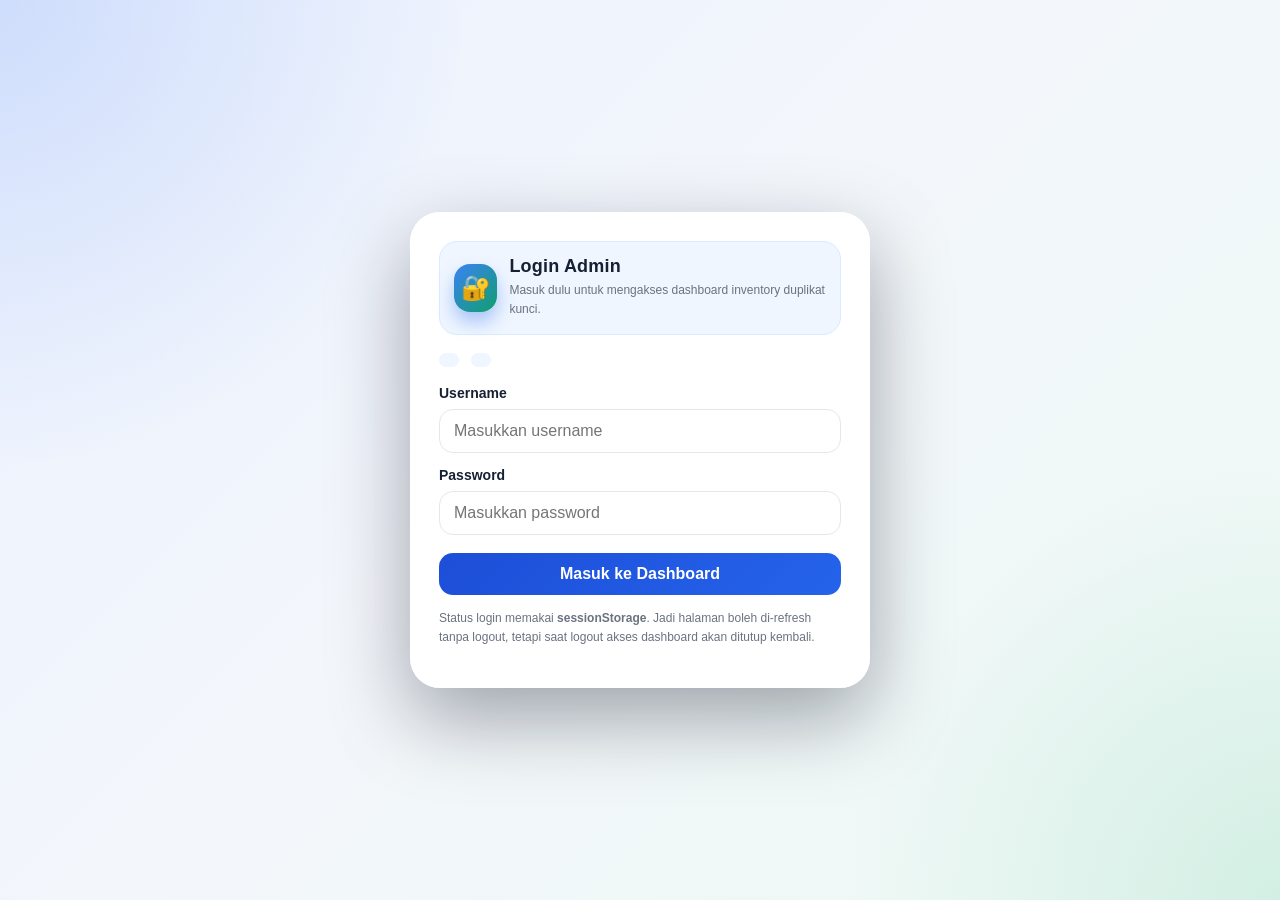
<file: index.html>
<!DOCTYPE html>
<html lang="id">
<head>
  <meta charset="UTF-8" />
  <meta name="viewport" content="width=device-width, initial-scale=1.0" />
  <title>KeyDup Inventory Pro</title>
  <link rel="stylesheet" href="styles.css" />
</head>
<body>
  <div class="backdrop" id="sidebarBackdrop"></div>

  <div class="app-shell" id="appShell">
    <aside class="sidebar" id="sidebar">
      <div class="brand">
        <div class="brand-mark">🗝️</div>
        <div>
          <h1>KeyDup Inventory Pro</h1>
          <p>Sistem inventory untuk usaha duplikat kunci</p>
        </div>
      </div>

      <nav class="nav" id="navMenu">
        <button class="nav-btn active" data-section="home">
          <span class="nav-icon">🏠</span>
          <span>Home</span>
        </button>
        <button class="nav-btn" data-section="items">
          <span class="nav-icon">🧩</span>
          <span>Items</span>
        </button>
        <button class="nav-btn" data-section="inventory">
          <span class="nav-icon">📦</span>
          <span>Inventory</span>
        </button>
        <button class="nav-btn" data-section="sales">
          <span class="nav-icon">💳</span>
          <span>Sales</span>
        </button>
        <button class="nav-btn" data-section="purchases">
          <span class="nav-icon">🛒</span>
          <span>Purchases</span>
        </button>
      </nav>

      <div class="sidebar-footer">
        <strong>Fitur inti:</strong><br>
        Login admin, kategori manual, CRUD item, stok masuk/keluar, penjualan, pembelian, export Excel/PDF, backup, dan restore data.
      </div>
    </aside>

    <main class="main">
      <header class="topbar">
        <div class="topbar-left">
          <button class="menu-btn no-print" id="menuToggle" title="Buka menu">☰</button>
          <div class="page-title">
            <h2 id="pageTitle">Home</h2>
            <p id="pageSubtitle">Ringkasan performa stok, penjualan, dan aktivitas terbaru.</p>
          </div>
        </div>
        <div class="topbar-right no-print">          <button class="btn secondary" id="backupDataBtn">Backup Data</button>
          <button class="btn secondary" id="restoreBackupBtn">Restore Backup</button>          <button class="btn danger" id="logoutBtn">Logout</button>
        </div>
      </header>

      <div class="content">
        <section class="section active" id="section-home">
          <div class="hero-banner">
            <div style="position:relative;z-index:1">
              <span class="badge info" style="background:rgba(255,255,255,.15);color:#fff;border:1px solid rgba(255,255,255,.18)">Dashboard Modern & Responsif</span>
              <h3>Kelola stok blank kunci, silinder, remote shell, dan hardware dengan cepat.</h3>
              <p>Semua data tersimpan di browser menggunakan localStorage. Cocok untuk operasional harian usaha duplikat kunci tanpa perlu framework atau instalasi tambahan.</p>
              <div class="hero-actions no-print">
                <button class="btn secondary" data-open-section="items">Kelola Items</button>
                <button class="btn secondary" data-open-section="inventory">Update Stok</button>
              </div>
            </div>
            <div class="hero-panel">
              <div class="hero-metrics">
                <div class="metric-box">
                  <div class="label">Kategori</div>
                  <div class="value" id="heroCategoryCount">0</div>
                </div>
                <div class="metric-box">
                  <div class="label">Low Stock</div>
                  <div class="value" id="heroLowStockCount">0</div>
                </div>
                <div class="metric-box">
                  <div class="label">Transaksi Sales</div>
                  <div class="value" id="heroSalesCount">0</div>
                </div>
                <div class="metric-box">
                  <div class="label">Transaksi Purchase</div>
                  <div class="value" id="heroPurchaseCount">0</div>
                </div>
              </div>
            </div>
          </div>

          <div class="grid stats-grid">
            <div class="card stat-card">
              <div class="stat-head">
                <div>
                  <div class="stat-title">Total Item</div>
                  <div class="stat-value" id="homeTotalItems">0</div>
                </div>
                <span class="badge info">Items</span>
              </div>
              <div class="kpi-note">Jumlah SKU/item aktif yang terdaftar.</div>
            </div>
            <div class="card stat-card">
              <div class="stat-head">
                <div>
                  <div class="stat-title">Total Stok</div>
                  <div class="stat-value" id="homeTotalStock">0</div>
                </div>
                <span class="badge success">Stock</span>
              </div>
              <div class="kpi-note">Akumulasi stok tersedia saat ini.</div>
            </div>
            <div class="card stat-card">
              <div class="stat-head">
                <div>
                  <div class="stat-title">Nilai Inventory</div>
                  <div class="stat-value" id="homeInventoryValue">Rp 0</div>
                </div>
                <span class="badge warning">Modal</span>
              </div>
              <div class="kpi-note">Perhitungan stok × harga modal.</div>
            </div>
            <div class="card stat-card">
              <div class="stat-head">
                <div>
                  <div class="stat-title">Total Penjualan</div>
                  <div class="stat-value" id="homeTotalSalesValue">Rp 0</div>
                </div>
                <span class="badge danger">Revenue</span>
              </div>
              <div class="kpi-note">Akumulasi nominal dari seluruh transaksi sales.</div>
            </div>
          </div>

          <div class="two-col section-gap">
            <div class="card">
              <div class="card-header">
                <div class="card-title">
                  <h3>Stok Menipis</h3>
                  <p>Item yang stoknya sudah menyentuh atau di bawah stok minimum.</p>
                </div>
              </div>
              <div id="lowStockList"></div>
            </div>
            <div class="card">
              <div class="card-header">
                <div class="card-title">
                  <h3>Aktivitas Terbaru</h3>
                  <p>Riwayat stok masuk, stok keluar, sales, dan purchases terbaru.</p>
                </div>
              </div>
              <div id="recentActivityList"></div>
            </div>
          </div>
        </section>

        <section class="section" id="section-items">
          <div class="section-headline">
            <div>
              <h2 style="margin:0 0 6px">Items & Kategori</h2>
              <div class="muted">Kelola kategori manual dan data item utama.</div>
            </div>
            <div class="split-actions no-print">
              <button class="btn success" id="exportItemsExcelBtn">Export Items Excel</button>
              <button class="btn secondary" id="exportItemsPdfBtn">Export Items PDF</button>
            </div>
          </div>

          <div class="two-col">
            <div class="card">
              <div class="card-header">
                <div class="card-title">
                  <h3>Kelola Kategori</h3>
                  <p>Data kategori default kosong. Tambahkan kategori manual sesuai kebutuhan usaha Anda.</p>
                </div>
              </div>
              <form id="categoryForm">
                <input type="hidden" id="categoryEditId" />
                <div class="field">
                  <label for="categoryName">Nama Kategori</label>
                  <input class="input" id="categoryName" placeholder="Contoh: Kunci Rumah" />
                </div>
                <div class="form-actions no-print">
                  <button class="btn primary" type="submit" id="saveCategoryBtn">Simpan Kategori</button>
                  <button class="btn secondary" type="button" id="cancelCategoryEditBtn">Batal Edit</button>
                </div>
              </form>
              <div class="table-wrap section-gap">
                <table id="categoryTable">
                  <thead>
                    <tr>
                      <th>Kategori</th>
                      <th>Jumlah Item</th>
                      <th class="no-print">Aksi</th>
                    </tr>
                  </thead>
                  <tbody id="categoryTableBody"></tbody>
                </table>
              </div>
            </div>

            <div class="card">
              <div class="card-header">
                <div class="card-title">
                  <h3>Form Item</h3>
                  <p>Item tidak bisa disimpan jika kategori belum dibuat atau belum dipilih.</p>
                </div>
              </div>
              <form id="itemForm">
                <input type="hidden" id="itemEditId" />
                <div class="form-grid">
                  <div class="field">
                    <label for="itemCode">ID Item</label>
                    <input class="input" id="itemCode" placeholder="Contoh: IK-001" />
                  </div>
                  <div class="field">
                    <label for="itemName">Nama Item</label>
                    <input class="input" id="itemName" placeholder="Nama item" />
                  </div>
                  <div class="field">
                    <label for="itemCategory">Kategori</label>
                    <select class="select" id="itemCategory"></select>
                  </div>
                  <div class="field">
                    <label for="itemSubCategory">Sub Kategori</label>
                    <input class="input" id="itemSubCategory" placeholder="Contoh: Brass / Yamaha / Silinder" />
                  </div>
                  <div class="field">
                    <label for="itemType">Tipe</label>
                    <input class="input" id="itemType" placeholder="Contoh: Laser / Single Sided" />
                  </div>
                  <div class="field">
                    <label for="itemInitialStock">Stok Awal</label>
                    <input class="input" id="itemInitialStock" type="number" min="0" placeholder="0" />
                  </div>
                  <div class="field">
                    <label for="itemMinStock">Stok Minimum</label>
                    <input class="input" id="itemMinStock" type="number" min="0" placeholder="0" />
                  </div>
                  <div class="field">
                    <label for="itemCostPrice">Harga Modal</label>
                    <input class="input" id="itemCostPrice" type="number" min="0" placeholder="0" />
                  </div>
                  <div class="field">
                    <label for="itemSellPrice">Harga Jual</label>
                    <input class="input" id="itemSellPrice" type="number" min="0" placeholder="0" />
                  </div>
                </div>
                <div class="form-actions no-print">
                  <button class="btn primary" type="submit" id="saveItemBtn">Simpan Item</button>
                  <button class="btn secondary" type="button" id="cancelItemEditBtn">Batal Edit</button>
                </div>
              </form>
            </div>
          </div>

          <div class="card section-gap">
            <div class="card-header">
              <div class="card-title">
                <h3>Data Item</h3>
                <p>Cari berdasarkan ID, nama, kategori, sub kategori, atau tipe.</p>
              </div>
            </div>
            <div class="search-panel">
              <input class="input" id="itemSearch" placeholder="Cari ID / nama / kategori / sub kategori / tipe..." />
              <select class="select" id="itemCategoryFilter"></select>
              <select class="select" id="itemSubCategoryFilter"></select>
            </div>
            <div class="table-wrap">
              <table id="itemsTable">
                <thead>
                  <tr>
                    <th>ID Item</th>
                    <th>Nama</th>
                    <th>Kategori</th>
                    <th>Sub Kategori</th>
                    <th>Tipe</th>
                    <th>Stok</th>
                    <th>Min</th>
                    <th>Harga Modal</th>
                    <th>Harga Jual</th>
                    <th class="no-print">Aksi</th>
                  </tr>
                </thead>
                <tbody id="itemsTableBody"></tbody>
              </table>
            </div>
          </div>
        </section>

        <section class="section" id="section-inventory">
          <div class="section-headline">
            <div>
              <h2 style="margin:0 0 6px">Inventory</h2>
              <div class="muted">Kelola stok masuk dan stok keluar dengan update otomatis ke item.</div>
            </div>
            <div class="split-actions no-print">
              <button class="btn success" id="exportInventoryExcelBtn">Export Inventory Excel</button>
              <button class="btn secondary" id="exportInventoryPdfBtn">Export Inventory PDF</button>
            </div>
          </div>

          <div class="grid summary-grid">
            <div class="card stat-card">
              <div class="stat-title">Total Movement</div>
              <div class="stat-value" id="inventoryTotalMovement">0</div>
              <div class="kpi-note">Jumlah transaksi movement tersimpan.</div>
            </div>
            <div class="card stat-card">
              <div class="stat-title">Total Stok Masuk</div>
              <div class="stat-value" id="inventoryTotalIn">0</div>
              <div class="kpi-note">Akumulasi qty pergerakan IN.</div>
            </div>
            <div class="card stat-card">
              <div class="stat-title">Total Stok Keluar</div>
              <div class="stat-value" id="inventoryTotalOut">0</div>
              <div class="kpi-note">Akumulasi qty pergerakan OUT.</div>
            </div>
            <div class="card stat-card">
              <div class="stat-title">Net Movement</div>
              <div class="stat-value" id="inventoryNetMovement">0</div>
              <div class="kpi-note">Selisih qty masuk dikurangi qty keluar.</div>
            </div>
          </div>

          <div class="two-col">
            <div class="card">
              <div class="card-header">
                <div class="card-title">
                  <h3>Form Stok Masuk / Keluar</h3>
                  <p>Jika stok keluar melebihi stok tersedia, sistem akan menolak transaksi.</p>
                </div>
              </div>
              <form id="inventoryForm">
                <input type="hidden" id="inventoryEditId" />
                <div class="field">
                  <label for="inventoryItem">Pilih Item</label>
                  <select class="select" id="inventoryItem"></select>
                </div>
                <div class="form-grid">
                  <div class="field">
                    <label for="inventoryType">Jenis Pergerakan</label>
                    <select class="select" id="inventoryType">
                      <option value="IN">IN</option>
                      <option value="OUT">OUT</option>
                    </select>
                  </div>
                  <div class="field">
                    <label for="inventoryQty">Jumlah</label>
                    <input class="input" id="inventoryQty" type="number" min="1" placeholder="0" />
                  </div>
                </div>
                <div class="field">
                  <label for="inventoryNote">Keterangan</label>
                  <textarea class="textarea" id="inventoryNote" placeholder="Catatan movement, misal stok opname, barang rusak, stok supplier masuk, dll."></textarea>
                </div>
                <div class="form-actions no-print">
                  <button class="btn primary" type="submit" id="saveInventoryBtn">Simpan Movement</button>
                  <button class="btn secondary" type="button" id="cancelInventoryEditBtn">Batal Edit</button>
                </div>
              </form>
            </div>

            <div class="card">
              <div class="card-header">
                <div class="card-title">
                  <h3>Ringkasan Inventory</h3>
                  <p>Ikhtisar cepat per item dan health stok saat ini.</p>
                </div>
              </div>
              <div id="inventorySummaryList"></div>
            </div>
          </div>

          <div class="card section-gap">
            <div class="card-header">
              <div class="card-title">
                <h3>Riwayat Inventory</h3>
                <p>Semua stok masuk/keluar, termasuk transaksi yang dihasilkan dari sales dan purchases.</p>
              </div>
            </div>
            <div class="table-wrap">
              <table id="inventoryTable">
                <thead>
                  <tr>
                    <th>Tanggal</th>
                    <th>Item</th>
                    <th>Jenis</th>
                    <th>Jumlah</th>
                    <th>Sumber</th>
                    <th>Keterangan</th>
                    <th class="no-print">Aksi</th>
                  </tr>
                </thead>
                <tbody id="inventoryTableBody"></tbody>
              </table>
            </div>
          </div>
        </section>

        <section class="section" id="section-sales">
          <div class="section-headline">
            <div>
              <h2 style="margin:0 0 6px">Sales</h2>
              <div class="muted">Simpan transaksi penjualan dan kurangi stok otomatis.</div>
            </div>
            <div class="split-actions no-print">
              <button class="btn success" id="exportSalesExcelBtn">Export Sales Excel</button>
              <button class="btn secondary" id="exportSalesPdfBtn">Export Sales PDF</button>
            </div>
          </div>

          <div class="grid summary-grid">
            <div class="card stat-card">
              <div class="stat-title">Total Transaksi</div>
              <div class="stat-value" id="salesTotalTransactions">0</div>
              <div class="kpi-note">Jumlah seluruh transaksi sales.</div>
            </div>
            <div class="card stat-card">
              <div class="stat-title">Total Revenue</div>
              <div class="stat-value" id="salesTotalRevenue">Rp 0</div>
              <div class="kpi-note">Total nominal penjualan.</div>
            </div>
            <div class="card stat-card">
              <div class="stat-title">Transaksi Selesai</div>
              <div class="stat-value" id="salesDoneCount">0</div>
              <div class="kpi-note">Status selesai.</div>
            </div>
            <div class="card stat-card">
              <div class="stat-title">Transaksi Pending</div>
              <div class="stat-value" id="salesPendingCount">0</div>
              <div class="kpi-note">Status pending.</div>
            </div>
          </div>

          <div class="two-col">
            <div class="card">
              <div class="card-header">
                <div class="card-title">
                  <h3>Form Penjualan</h3>
                  <p>Stok item akan otomatis berkurang saat transaksi berhasil disimpan.</p>
                </div>
              </div>
              <form id="salesForm">
                <input type="hidden" id="salesEditId" />
                <div class="field">
                  <label for="salesCustomer">Pelanggan</label>
                  <input class="input" id="salesCustomer" placeholder="Nama pelanggan" />
                </div>
                <div class="form-grid">
                  <div class="field">
                    <label for="salesItem">Pilih Item</label>
                    <select class="select" id="salesItem"></select>
                  </div>
                  <div class="field">
                    <label for="salesQty">Jumlah</label>
                    <input class="input" id="salesQty" type="number" min="1" placeholder="0" />
                  </div>
                </div>
                <div class="field">
                  <label for="salesStatus">Status</label>
                  <select class="select" id="salesStatus">
                    <option value="Selesai">Selesai</option>
                    <option value="Pending">Pending</option>
                  </select>
                </div>
                <div class="form-actions no-print">
                  <button class="btn primary" type="submit" id="saveSalesBtn">Simpan Penjualan</button>
                  <button class="btn secondary" type="button" id="cancelSalesEditBtn">Batal Edit</button>
                </div>
              </form>
            </div>

            <div class="card">
              <div class="card-header">
                <div class="card-title">
                  <h3>Catatan Sales</h3>
                  <p>Harga jual diambil otomatis dari item yang dipilih dan dijadikan dasar revenue.</p>
                </div>
              </div>
              <div id="salesInsightList"></div>
            </div>
          </div>

          <div class="card section-gap">
            <div class="card-header">
              <div class="card-title">
                <h3>Data Penjualan</h3>
                <p>Daftar transaksi penjualan yang sudah tercatat.</p>
              </div>
            </div>
            <div class="table-wrap">
              <table id="salesTable">
                <thead>
                  <tr>
                    <th>Tanggal</th>
                    <th>Pelanggan</th>
                    <th>Item</th>
                    <th>Qty</th>
                    <th>Status</th>
                    <th>Harga Jual</th>
                    <th>Total</th>
                    <th class="no-print">Aksi</th>
                  </tr>
                </thead>
                <tbody id="salesTableBody"></tbody>
              </table>
            </div>
          </div>
        </section>

        <section class="section" id="section-purchases">
          <div class="section-headline">
            <div>
              <h2 style="margin:0 0 6px">Purchases</h2>
              <div class="muted">Catat pembelian stok baru dari supplier dan tambah stok otomatis.</div>
            </div>
            <div class="split-actions no-print">
              <button class="btn success" id="exportPurchasesExcelBtn">Export Purchases Excel</button>
              <button class="btn secondary" id="exportPurchasesPdfBtn">Export Purchases PDF</button>
            </div>
          </div>

          <div class="grid summary-grid">
            <div class="card stat-card">
              <div class="stat-title">Total Transaksi</div>
              <div class="stat-value" id="purchaseTotalTransactions">0</div>
              <div class="kpi-note">Jumlah transaksi pembelian.</div>
            </div>
            <div class="card stat-card">
              <div class="stat-title">Total Biaya</div>
              <div class="stat-value" id="purchaseTotalCost">Rp 0</div>
              <div class="kpi-note">Total nominal pembelian.</div>
            </div>
            <div class="card stat-card">
              <div class="stat-title">Pembelian Selesai</div>
              <div class="stat-value" id="purchaseDoneCount">0</div>
              <div class="kpi-note">Status selesai.</div>
            </div>
            <div class="card stat-card">
              <div class="stat-title">Pembelian Pending</div>
              <div class="stat-value" id="purchasePendingCount">0</div>
              <div class="kpi-note">Status pending.</div>
            </div>
          </div>

          <div class="two-col">
            <div class="card">
              <div class="card-header">
                <div class="card-title">
                  <h3>Form Pembelian</h3>
                  <p>Pembelian tersimpan akan langsung menambah stok item terkait.</p>
                </div>
              </div>
              <form id="purchaseForm">
                <input type="hidden" id="purchaseEditId" />
                <div class="field">
                  <label for="purchaseSupplier">Supplier</label>
                  <input class="input" id="purchaseSupplier" placeholder="Nama supplier" />
                </div>
                <div class="form-grid">
                  <div class="field">
                    <label for="purchaseItem">Pilih Item</label>
                    <select class="select" id="purchaseItem"></select>
                  </div>
                  <div class="field">
                    <label for="purchaseQty">Jumlah</label>
                    <input class="input" id="purchaseQty" type="number" min="1" placeholder="0" />
                  </div>
                </div>
                <div class="field">
                  <label for="purchaseStatus">Status</label>
                  <select class="select" id="purchaseStatus">
                    <option value="Selesai">Selesai</option>
                    <option value="Pending">Pending</option>
                  </select>
                </div>
                <div class="form-actions no-print">
                  <button class="btn primary" type="submit" id="savePurchaseBtn">Simpan Pembelian</button>
                  <button class="btn secondary" type="button" id="cancelPurchaseEditBtn">Batal Edit</button>
                </div>
              </form>
            </div>

            <div class="card">
              <div class="card-header">
                <div class="card-title">
                  <h3>Catatan Purchases</h3>
                  <p>Harga modal diambil otomatis dari item yang dipilih sebagai dasar nilai pembelian.</p>
                </div>
              </div>
              <div id="purchaseInsightList"></div>
            </div>
          </div>

          <div class="card section-gap">
            <div class="card-header">
              <div class="card-title">
                <h3>Data Pembelian</h3>
                <p>Daftar transaksi pembelian yang sudah tercatat.</p>
              </div>
            </div>
            <div class="table-wrap">
              <table id="purchaseTable">
                <thead>
                  <tr>
                    <th>Tanggal</th>
                    <th>Supplier</th>
                    <th>Item</th>
                    <th>Qty</th>
                    <th>Status</th>
                    <th>Harga Modal</th>
                    <th>Total</th>
                    <th class="no-print">Aksi</th>
                  </tr>
                </thead>
                <tbody id="purchaseTableBody"></tbody>
              </table>
            </div>
          </div>
        </section>

        <div class="card section-gap no-print">
          <div class="card-header">
            <div class="card-title">
              <h3>Export Semua Data</h3>
              <p>Ekspor seluruh data sistem sekaligus ke Excel atau PDF.</p>
            </div>
            <div class="toolbar">
              <button class="btn success" id="exportAllExcelBtn">Export All Excel</button>
              <button class="btn secondary" id="exportAllPdfBtn">Export All PDF</button>
              <button class="btn secondary" id="backupDataBtnBottom">Backup JSON</button>
              <button class="btn secondary" id="restoreBackupBtnBottom">Restore JSON</button>
            </div>
          </div>
          <p class="muted small">Export Excel menggunakan format <strong>.xls</strong> yang bisa dibuka di Microsoft Excel. Export PDF menggunakan jendela print browser sehingga bisa disimpan sebagai PDF.</p>
        </div>
      </div>
    </main>
  </div>

  <input type="file" id="restoreBackupInput" accept=".json,application/json" hidden />
  <div class="toast-wrap" id="toastWrap"></div>
  <script src="app.js"></script>
</body>
</html>
</file>
<file: styles.css>
:root{
      --bg:#f3f6fb;
      --surface:#ffffff;
      --surface-2:#f8fafc;
      --surface-3:#eef2ff;
      --text:#162033;
      --muted:#6b7280;
      --line:#e5e7eb;
      --primary:#1d4ed8;
      --primary-2:#2563eb;
      --primary-soft:#dbeafe;
      --success:#0f9f6e;
      --success-soft:#dcfce7;
      --danger:#dc2626;
      --danger-soft:#fee2e2;
      --warning:#d97706;
      --warning-soft:#ffedd5;
      --shadow:0 12px 30px rgba(15,23,42,.08);
      --radius:20px;
      --radius-sm:14px;
      --sidebar:280px;
    }
    *{box-sizing:border-box}
    html,body{height:100%}
    body{
      margin:0;
      font-family:Inter,Segoe UI,Roboto,Helvetica,Arial,sans-serif;
      color:var(--text);
      background:
        radial-gradient(circle at top left, rgba(37,99,235,.09), transparent 28%),
        radial-gradient(circle at bottom right, rgba(15,159,110,.08), transparent 26%),
        var(--bg);
    }
    button,input,select,textarea{font:inherit}
    a{text-decoration:none;color:inherit}
    .hidden{display:none !important}
    .app-shell{
      min-height:100vh;
      display:grid;
      grid-template-columns:var(--sidebar) 1fr;
    }
    .sidebar{
      position:sticky;
      top:0;
      height:100vh;
      padding:20px 16px;
      background:linear-gradient(180deg,#0f172a 0%, #14213d 100%);
      color:#fff;
      z-index:30;
      display:flex;
      flex-direction:column;
      gap:18px;
      box-shadow:20px 0 50px rgba(2,6,23,.15);
    }
    .brand{
      display:flex;
      align-items:center;
      gap:12px;
      padding:14px;
      border-radius:18px;
      background:rgba(255,255,255,.08);
      border:1px solid rgba(255,255,255,.08);
    }
    .brand-mark{
      width:48px;height:48px;border-radius:16px;
      display:grid;place-items:center;
      background:linear-gradient(135deg,#3b82f6,#0f9f6e);
      font-size:24px;
      box-shadow:0 10px 18px rgba(37,99,235,.35);
    }
    .brand h1{font-size:18px;margin:0;font-weight:800;letter-spacing:.2px}
    .brand p{margin:4px 0 0;color:rgba(255,255,255,.72);font-size:12px}
    .nav{
      display:flex;flex-direction:column;gap:8px;
      padding:6px 0;
    }
    .nav-btn{
      width:100%;
      border:none;
      background:transparent;
      color:rgba(255,255,255,.84);
      padding:14px 16px;
      border-radius:16px;
      display:flex;
      align-items:center;
      gap:12px;
      font-weight:700;
      text-align:left;
      cursor:pointer;
      transition:.2s ease;
    }
    .nav-btn:hover{background:rgba(255,255,255,.09);color:#fff}
    .nav-btn.active{
      background:linear-gradient(135deg, rgba(59,130,246,.28), rgba(15,159,110,.22));
      color:#fff;
      box-shadow:inset 0 0 0 1px rgba(255,255,255,.08);
    }
    .nav-icon{
      width:34px;height:34px;display:grid;place-items:center;
      border-radius:12px;background:rgba(255,255,255,.08);flex:none;font-size:16px
    }
    .sidebar-footer{
      margin-top:auto;
      padding:14px;
      border-radius:18px;
      background:rgba(255,255,255,.08);
      border:1px solid rgba(255,255,255,.08);
      font-size:13px;
      color:rgba(255,255,255,.74);
      line-height:1.55;
    }
    .main{
      min-width:0;
      display:flex;
      flex-direction:column;
    }
    .topbar{
      position:sticky;
      top:0;
      z-index:20;
      display:flex;
      align-items:center;
      justify-content:space-between;
      gap:14px;
      padding:16px 24px;
      background:rgba(243,246,251,.8);
      backdrop-filter:blur(14px);
      border-bottom:1px solid rgba(229,231,235,.75);
    }
    .topbar-left{display:flex;align-items:center;gap:14px;min-width:0}
    .topbar-right{display:flex;align-items:center;gap:10px;flex-wrap:wrap;justify-content:flex-end}
    .menu-btn{
      width:44px;height:44px;border:none;border-radius:14px;background:var(--surface);
      box-shadow:var(--shadow);cursor:pointer;display:none;font-size:18px
    }
    .page-title h2{margin:0;font-size:26px;line-height:1.1}
    .page-title p{margin:4px 0 0;color:var(--muted);font-size:14px}
    .content{padding:24px}
    .section{display:none;animation:fade .22s ease}
    .section.active{display:block}
    @keyframes fade{from{opacity:0;transform:translateY(6px)}to{opacity:1;transform:translateY(0)}}
    .hero-banner{
      padding:24px;
      border-radius:28px;
      background:
        linear-gradient(135deg, rgba(29,78,216,.95), rgba(15,159,110,.92)),
        linear-gradient(135deg,#1d4ed8,#0f9f6e);
      color:#fff;
      box-shadow:var(--shadow);
      display:grid;
      grid-template-columns:1.4fr .9fr;
      gap:16px;
      align-items:center;
      overflow:hidden;
      position:relative;
    }
    .hero-banner:before,
    .hero-banner:after{
      content:"";
      position:absolute;
      border-radius:50%;
      background:rgba(255,255,255,.1);
      filter:blur(4px);
    }
    .hero-banner:before{width:220px;height:220px;right:-60px;top:-80px}
    .hero-banner:after{width:160px;height:160px;left:45%;bottom:-70px}
    .hero-banner h3{margin:0;font-size:30px;line-height:1.15}
    .hero-banner p{margin:12px 0 0;color:rgba(255,255,255,.86);max-width:760px;line-height:1.6}
    .hero-actions{margin-top:18px;display:flex;gap:12px;flex-wrap:wrap}
    .hero-panel{
      background:rgba(255,255,255,.12);
      border:1px solid rgba(255,255,255,.16);
      border-radius:24px;
      padding:18px;
      position:relative;
      z-index:1;
    }
    .hero-metrics{display:grid;grid-template-columns:repeat(2,1fr);gap:14px}
    .metric-box{
      background:rgba(255,255,255,.14);
      border:1px solid rgba(255,255,255,.14);
      border-radius:18px;
      padding:14px;
    }
    .metric-box .label{font-size:12px;color:rgba(255,255,255,.76)}
    .metric-box .value{margin-top:6px;font-size:24px;font-weight:800}
    .grid{display:grid;gap:18px}
    .stats-grid{grid-template-columns:repeat(4,minmax(0,1fr));margin-top:20px}
    .summary-grid{grid-template-columns:repeat(4,minmax(0,1fr));margin-bottom:18px}
    .card{
      background:var(--surface);
      border:1px solid rgba(229,231,235,.9);
      border-radius:var(--radius);
      box-shadow:var(--shadow);
      padding:20px;
      min-width:0;
    }
    .stat-card{
      position:relative;
      overflow:hidden;
      isolation:isolate;
    }
    .stat-card:before{
      content:"";
      position:absolute;
      inset:auto -20px -20px auto;
      width:120px;height:120px;
      border-radius:50%;
      background:linear-gradient(135deg, rgba(37,99,235,.12), rgba(15,159,110,.12));
      z-index:-1;
    }
    .stat-head{display:flex;justify-content:space-between;gap:16px;align-items:flex-start}
    .stat-title{font-size:14px;color:var(--muted);font-weight:700}
    .stat-value{margin-top:14px;font-size:30px;font-weight:800;letter-spacing:-.02em}
    .badge{
      display:inline-flex;align-items:center;justify-content:center;
      padding:6px 10px;border-radius:999px;font-size:12px;font-weight:800;gap:6px
    }
    .badge.success{background:var(--success-soft);color:var(--success)}
    .badge.warning{background:var(--warning-soft);color:var(--warning)}
    .badge.danger{background:var(--danger-soft);color:var(--danger)}
    .badge.info{background:var(--primary-soft);color:var(--primary)}
    .card-header{
      display:flex;justify-content:space-between;gap:16px;align-items:center;margin-bottom:16px;flex-wrap:wrap
    }
    .card-title h3,.card-title h4{margin:0;font-size:20px}
    .card-title p{margin:6px 0 0;color:var(--muted);font-size:14px}
    .toolbar{display:flex;gap:10px;flex-wrap:wrap}
    .btn{
      border:none;
      border-radius:14px;
      padding:12px 14px;
      font-weight:800;
      cursor:pointer;
      transition:.2s ease;
      display:inline-flex;align-items:center;justify-content:center;gap:8px;
      text-decoration:none;
    }
    .btn:hover{transform:translateY(-1px)}
    .btn.primary{background:linear-gradient(135deg,var(--primary),var(--primary-2));color:#fff}
    .btn.secondary{background:var(--surface-2);color:var(--text);border:1px solid var(--line)}
    .btn.success{background:linear-gradient(135deg,#16a34a,#0f9f6e);color:#fff}
    .btn.danger{background:linear-gradient(135deg,#ef4444,#dc2626);color:#fff}
    .btn.warning{background:linear-gradient(135deg,#f59e0b,#d97706);color:#fff}
    .btn.ghost{background:transparent;color:var(--text);border:1px solid var(--line)}
    .btn.small{padding:9px 12px;border-radius:12px;font-size:13px}
    .btn.full{width:100%}
    .two-col{display:grid;grid-template-columns:1fr 1.3fr;gap:18px}
    .three-col{display:grid;grid-template-columns:repeat(3,minmax(0,1fr));gap:18px}
    .form-grid{display:grid;grid-template-columns:repeat(2,minmax(0,1fr));gap:14px}
    .form-grid.three{grid-template-columns:repeat(3,minmax(0,1fr))}
    .form-grid.four{grid-template-columns:repeat(4,minmax(0,1fr))}
    .field{display:flex;flex-direction:column;gap:8px}
    .field label{font-weight:800;font-size:14px}
    .field .hint{font-size:12px;color:var(--muted)}
    .input, .select, .textarea{
      width:100%;
      border:1px solid var(--line);
      background:#fff;
      border-radius:14px;
      padding:12px 14px;
      color:var(--text);
      outline:none;
      transition:.2s ease;
    }
    .textarea{min-height:100px;resize:vertical}
    .input:focus,.select:focus,.textarea:focus{
      border-color:rgba(37,99,235,.45);
      box-shadow:0 0 0 4px rgba(37,99,235,.12);
    }
    .form-actions{display:flex;gap:12px;flex-wrap:wrap;margin-top:12px}
    .table-wrap{
      overflow:auto;
      border:1px solid var(--line);
      border-radius:18px;
      background:#fff;
    }
    table{
      width:100%;
      border-collapse:collapse;
      min-width:760px;
    }
    th,td{
      padding:14px 12px;
      border-bottom:1px solid #eef2f7;
      text-align:left;
      vertical-align:top;
      font-size:14px;
    }
    th{
      background:#f8fafc;
      color:#475569;
      font-size:12px;
      text-transform:uppercase;
      letter-spacing:.08em;
      position:sticky;
      top:0;
      z-index:1;
    }
    tbody tr:hover{background:#fbfdff}
    .empty-state{
      text-align:center;
      color:var(--muted);
      padding:32px 20px;
    }
    .muted{color:var(--muted)}
    .pill{
      display:inline-flex;align-items:center;gap:6px;
      padding:7px 10px;border-radius:999px;font-size:12px;font-weight:800;
      background:var(--surface-3);color:var(--primary)
    }
    .small{font-size:12px}
    .stack{display:flex;flex-direction:column;gap:6px}
    .list-plain{display:flex;flex-direction:column;gap:12px}
    .list-row{
      display:flex;align-items:flex-start;justify-content:space-between;
      gap:14px;padding:12px 14px;border:1px solid var(--line);border-radius:16px;background:#fff
    }
    .kpi-note{margin-top:10px;color:var(--muted);font-size:13px}
    .section-gap{margin-top:18px}
    .search-panel{
      display:grid;grid-template-columns:2fr 1fr 1fr;gap:12px;margin-bottom:14px
    }
    .section-headline{
      display:flex;justify-content:space-between;gap:16px;align-items:center;flex-wrap:wrap;margin-bottom:18px
    }
    .login-overlay{
      position:fixed;inset:0;z-index:100;
      background:linear-gradient(135deg, rgba(15,23,42,.9), rgba(29,78,216,.72));
      display:flex;align-items:center;justify-content:center;padding:20px;
    }
    .login-card{
      width:min(460px,100%);
      background:rgba(255,255,255,.98);
      border:1px solid rgba(255,255,255,.25);
      border-radius:30px;
      box-shadow:0 30px 80px rgba(2,6,23,.35);
      padding:28px;
    }
    .login-card h2{margin:0;font-size:32px}
    .login-card p{color:var(--muted);line-height:1.6}
    .login-meta{
      display:flex;gap:12px;flex-wrap:wrap;margin:18px 0;
    }
    .login-meta .pill{background:#eff6ff}
    .backdrop{
      position:fixed;inset:0;background:rgba(2,6,23,.45);z-index:25;
      opacity:0;pointer-events:none;transition:.2s ease
    }
    .backdrop.show{opacity:1;pointer-events:auto}
    .toast-wrap{
      position:fixed;right:18px;bottom:18px;z-index:120;
      display:flex;flex-direction:column;gap:12px;max-width:min(380px,calc(100vw - 32px));
    }
    .toast{
      background:#fff;border:1px solid var(--line);box-shadow:var(--shadow);
      border-left:5px solid var(--primary);
      border-radius:16px;padding:14px 14px 14px 16px;
      animation:slideIn .22s ease;
    }
    .toast.success{border-left-color:var(--success)}
    .toast.error{border-left-color:var(--danger)}
    .toast.warning{border-left-color:var(--warning)}
    @keyframes slideIn{from{opacity:0;transform:translateX(24px)}to{opacity:1;transform:translateX(0)}}
    .split-actions{display:flex;flex-wrap:wrap;gap:10px}
    .actions-cell{display:flex;gap:8px;flex-wrap:wrap}
    .subtext{display:block;color:var(--muted);font-size:12px;margin-top:4px}
    .no-print{display:inline-flex}
    @media (max-width:1200px){
      .stats-grid,.summary-grid{grid-template-columns:repeat(2,minmax(0,1fr))}
      .two-col,.three-col{grid-template-columns:1fr}
      .hero-banner{grid-template-columns:1fr}
    }
    @media (max-width:900px){
      .app-shell{grid-template-columns:1fr}
      .sidebar{
        position:fixed;
        left:0;top:0;bottom:0;
        transform:translateX(-100%);
        transition:.25s ease;
        width:min(86vw,320px);
      }
      .sidebar.show{transform:translateX(0)}
      .menu-btn{display:grid;place-items:center}
      .content{padding:18px}
      .topbar{padding:14px 18px}
      .form-grid,.form-grid.three,.form-grid.four,.search-panel{grid-template-columns:1fr}
    }
    @media (max-width:640px){
      .stats-grid,.summary-grid{grid-template-columns:1fr}
      .page-title h2{font-size:22px}
      .hero-banner h3{font-size:24px}
      .topbar-right{width:100%;justify-content:flex-start}
      .toolbar,.form-actions,.split-actions{width:100%}
      .btn{flex:1 1 auto}
      .login-card{padding:24px}
    }
    @media print{
      .no-print,.sidebar,.topbar,.login-overlay,.toast-wrap,.backdrop{display:none !important}
      .app-shell{display:block}
      .section{display:block !important}
      body{background:#fff}
      .content{padding:0}
      .card{box-shadow:none;border:1px solid #ddd}
    }

.login-page{
  min-height:100vh;
}
.login-page-wrap{
  min-height:100vh;
  display:flex;
  align-items:center;
  justify-content:center;
  padding:24px;
  background:
    radial-gradient(circle at top left, rgba(37,99,235,.14), transparent 30%),
    radial-gradient(circle at bottom right, rgba(15,159,110,.12), transparent 28%),
    linear-gradient(135deg, #eaf1ff 0%, #f3f6fb 45%, #eefaf4 100%);
}
.login-page .login-card{
  width:min(460px,100%);
}
.login-brand{
  background:#eff6ff !important;
  color:var(--text) !important;
  border-color:#dbeafe !important;
}
.login-brand h1{
  margin:0;
  color:var(--text);
}
.login-brand p{
  margin:4px 0 0;
  color:var(--muted);
}
.login-note{
  margin-top:14px;
}
</file>
